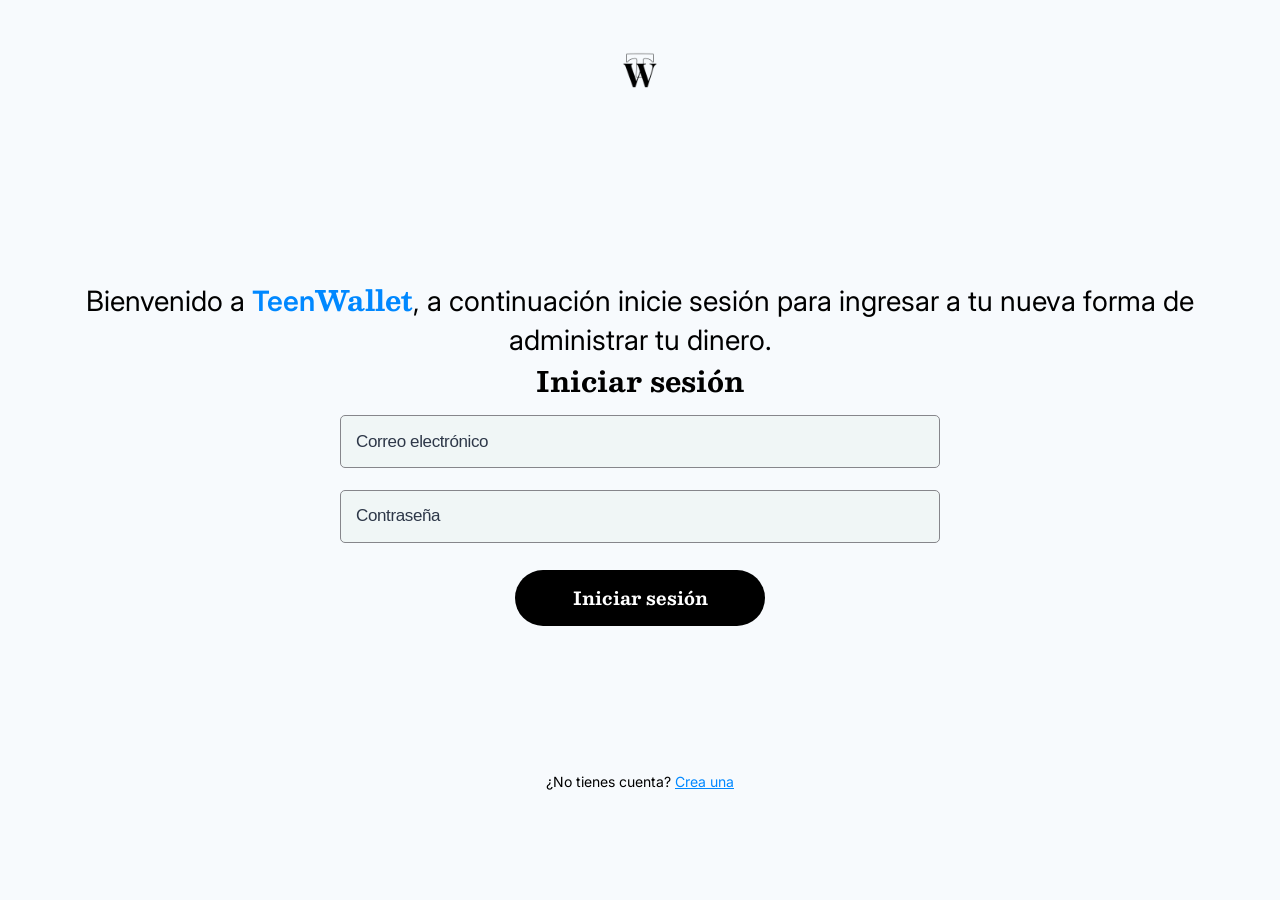
<file: Index.html>
<!DOCTYPE html>
<html lang="es">

<head>
    <meta charset="UTF-8">
    <meta name="viewport" content="width=device-width, initial-scale=1.0">
    <title>TeenWallet</title>
    <link rel="stylesheet" href="styles.css">
    <link rel="preconnect" href="https://fonts.googleapis.com">
    <link rel="preconnect" href="https://fonts.gstatic.com" crossorigin>
    <link
        href="https://fonts.googleapis.com/css2?family=Inter+Tight:ital,wght@0,100..900;1,100..900&family=Inter:ital,opsz,wght@0,14..32,100..900;1,14..32,100..900&display=swap"
        rel="stylesheet">
    <link rel="preconnect" href="https://fonts.googleapis.com">
    <link rel="preconnect" href="https://fonts.gstatic.com" crossorigin>
    <link href="https://fonts.googleapis.com/css2?family=Besley:ital,wght@0,400..900;1,400..900&display=swap"
        rel="stylesheet">
</head>

<body>
    <header class="logo">
        <img src="./Images/T-Photoroom.png" alt="" width="100" height="100">
    </header>
    <form class="inicio">
        <p>Bienvenido a <span class="destacado">Teen<span class="wallet">Wallet</span></span>, a continuación inicie
            sesión para ingresar a tu nueva forma de administrar tu dinero.</p>
        <p class="wallet">Iniciar sesión</p>
        <input required id="correo" class="inputs" type="text" placeholder="Correo electrónico">
        <br>
        <input required id="password" class="inputs" type="text" placeholder="Contraseña">
        <div class="contenedor">
            <button class="btn-iniciar" type="submit">Iniciar sesión</button>
        </div>
    </form>

    <div class="registro">
        <p>¿No tienes cuenta? <a href="">Crea una</a></p>
    </div>
</body>

</html>
</file>
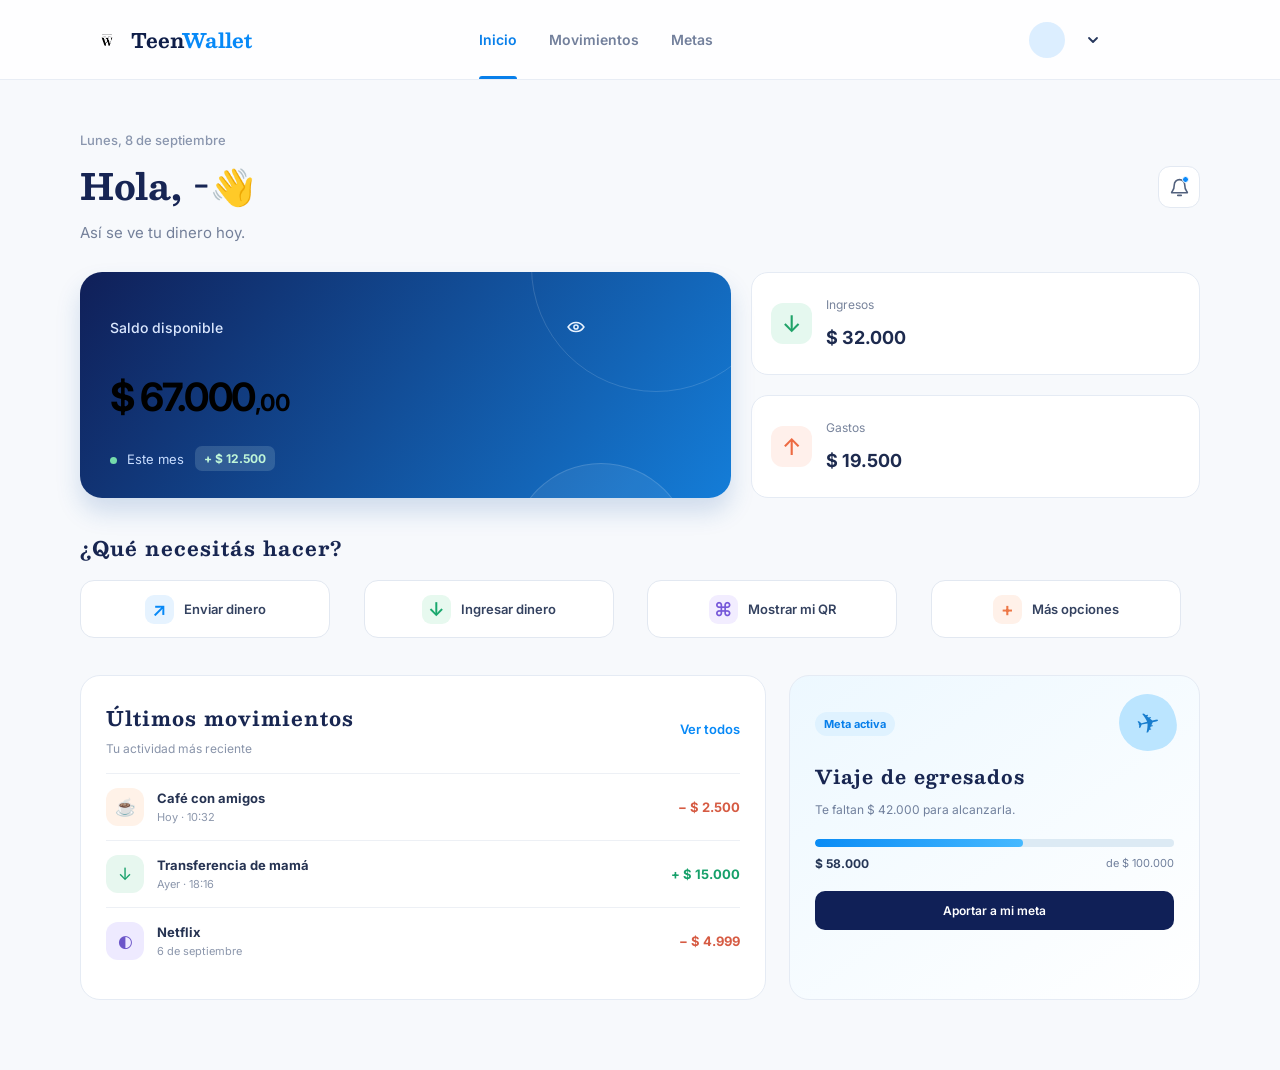
<file: inicio.html>
<!DOCTYPE html>
<html lang="es">

<head>
    <meta charset="UTF-8">
    <meta name="viewport" content="width=device-width, initial-scale=1.0">
    <meta name="description" content="Panel principal de TeenWallet">
    <title>Inicio | TeenWallet</title>
    <link rel="preconnect" href="https://fonts.googleapis.com">
    <link rel="preconnect" href="https://fonts.gstatic.com" crossorigin>
    <link href="https://fonts.googleapis.com/css2?family=Besley:ital,wght@0,700;1,700&family=Inter:wght@400;500;600;700&display=swap" rel="stylesheet">
    <link rel="stylesheet" href="styles.css">
</head>

<body class="home-page">
    <header class="home-header">
        <a class="home-brand" href="home.html" aria-label="TeenWallet, ir al inicio">
            <img src="Images/T-Photoroom.png" alt="">
            <span>Teen<span>Wallet</span></span>
        </a>

        <nav class="home-nav" aria-label="Navegación principal">
            <a class="is-active" href="home.html">Inicio</a>
            <a href="#movimientos">Movimientos</a>
            <a href="#metas">Metas</a>
        </nav>

        <button class="home-profile" type="button" aria-label="Abrir perfil">
            <span class="home-avatar" aria-hidden="true"></span>
            <span class="home-profile-name"></span>
            <svg aria-hidden="true" viewBox="0 0 16 16"><path d="m4 6 4 4 4-4" fill="none" stroke="currentColor" stroke-linecap="round" stroke-linejoin="round" stroke-width="1.8" /></svg>
        </button>
    </header>

    <main class="home-main">
        <section class="home-welcome" aria-labelledby="home-title">
            <div>
                <p class="home-eyebrow">Lunes, 8 de septiembre</p>
                <h1 id="home-title">Hola, -<span aria-hidden="true">👋</span></h1>
                <p>Así se ve tu dinero hoy.</p>
            </div>
            <button class="home-notifications" type="button" aria-label="Ver notificaciones">
                <svg aria-hidden="true" viewBox="0 0 24 24"><path d="M18 9a6 6 0 0 0-12 0c0 7-3 7-3 9h18c0-2-3-2-3-9M10 21h4" fill="none" stroke="currentColor" stroke-linecap="round" stroke-linejoin="round" stroke-width="1.8" /></svg>
                <span></span>
            </button>
        </section>

        <section class="home-overview" aria-label="Resumen de tu cuenta">
            <article class="home-balance">
                <div class="home-card-top">
                    <span>Saldo disponible</span>
                    <button type="button" aria-label="Ocultar saldo">
                        <svg aria-hidden="true" viewBox="0 0 24 24"><path d="M2.5 12S6 6.5 12 6.5 21.5 12 21.5 12 18 17.5 12 17.5 2.5 12 2.5 12Z" fill="none" stroke="currentColor" stroke-width="1.8" /><circle cx="12" cy="12" r="2.5" fill="none" stroke="currentColor" stroke-width="1.8" /></svg>
                    </button>
                </div>
                <p class="home-amount">$ 67.000<span>,00</span></p>
                <div class="home-balance-footer">
                    <span><i></i> Este mes</span>
                    <strong>+ $ 12.500</strong>
                </div>
                <div class="home-card-orb home-card-orb-one"></div>
                <div class="home-card-orb home-card-orb-two"></div>
            </article>

            <div class="home-summary-cards">
                <article>
                    <span class="home-summary-icon income" aria-hidden="true">↓</span>
                    <div><p>Ingresos</p><strong>$ 32.000</strong></div>
                </article>
                <article>
                    <span class="home-summary-icon expense" aria-hidden="true">↑</span>
                    <div><p>Gastos</p><strong>$ 19.500</strong></div>
                </article>
            </div>
        </section>

        <section class="home-actions" aria-labelledby="actions-title">
            <h2 id="actions-title">¿Qué necesitás hacer?</h2>
            <div class="home-action-grid">
                <button type="button"><span class="home-action-icon send">↗</span>Enviar dinero</button>
                <button type="button"><span class="home-action-icon receive">↓</span>Ingresar dinero</button>
                <button type="button"><span class="home-action-icon qr">⌘</span>Mostrar mi QR</button>
                <button type="button"><span class="home-action-icon more">+</span>Más opciones</button>
            </div>
        </section>

        <div class="home-content-grid">
            <section class="home-transactions" id="movimientos" aria-labelledby="transactions-title">
                <div class="home-section-heading">
                    <div><h2 id="transactions-title">Últimos movimientos</h2><p>Tu actividad más reciente</p></div>
                    <a href="#movimientos">Ver todos</a>
                </div>
                <ul>
                    <li><span class="home-transaction-icon food">☕</span><div><strong>Café con amigos</strong><small>Hoy · 10:32</small></div><b class="negative">− $ 2.500</b></li>
                    <li><span class="home-transaction-icon transfer">↓</span><div><strong>Transferencia de mamá</strong><small>Ayer · 18:16</small></div><b class="positive">+ $ 15.000</b></li>
                    <li><span class="home-transaction-icon entertainment">◐</span><div><strong>Netflix</strong><small>6 de septiembre</small></div><b class="negative">− $ 4.999</b></li>
                </ul>
            </section>

            <aside class="home-goal" id="metas" aria-labelledby="goal-title">
                <span class="home-goal-tag">Meta activa</span>
                <div class="home-goal-art" aria-hidden="true">✈</div>
                <h2 id="goal-title">Viaje de egresados</h2>
                <p>Te faltan $ 42.000 para alcanzarla.</p>
                <div class="home-progress" role="progressbar" aria-label="Progreso de la meta" aria-valuemin="0" aria-valuemax="100" aria-valuenow="58"><span></span></div>
                <div class="home-goal-values"><strong>$ 58.000</strong><span>de $ 100.000</span></div>
                <button type="button">Aportar a mi meta</button>
            </aside>
        </div>
    </main>
</body>

</html>
</file>
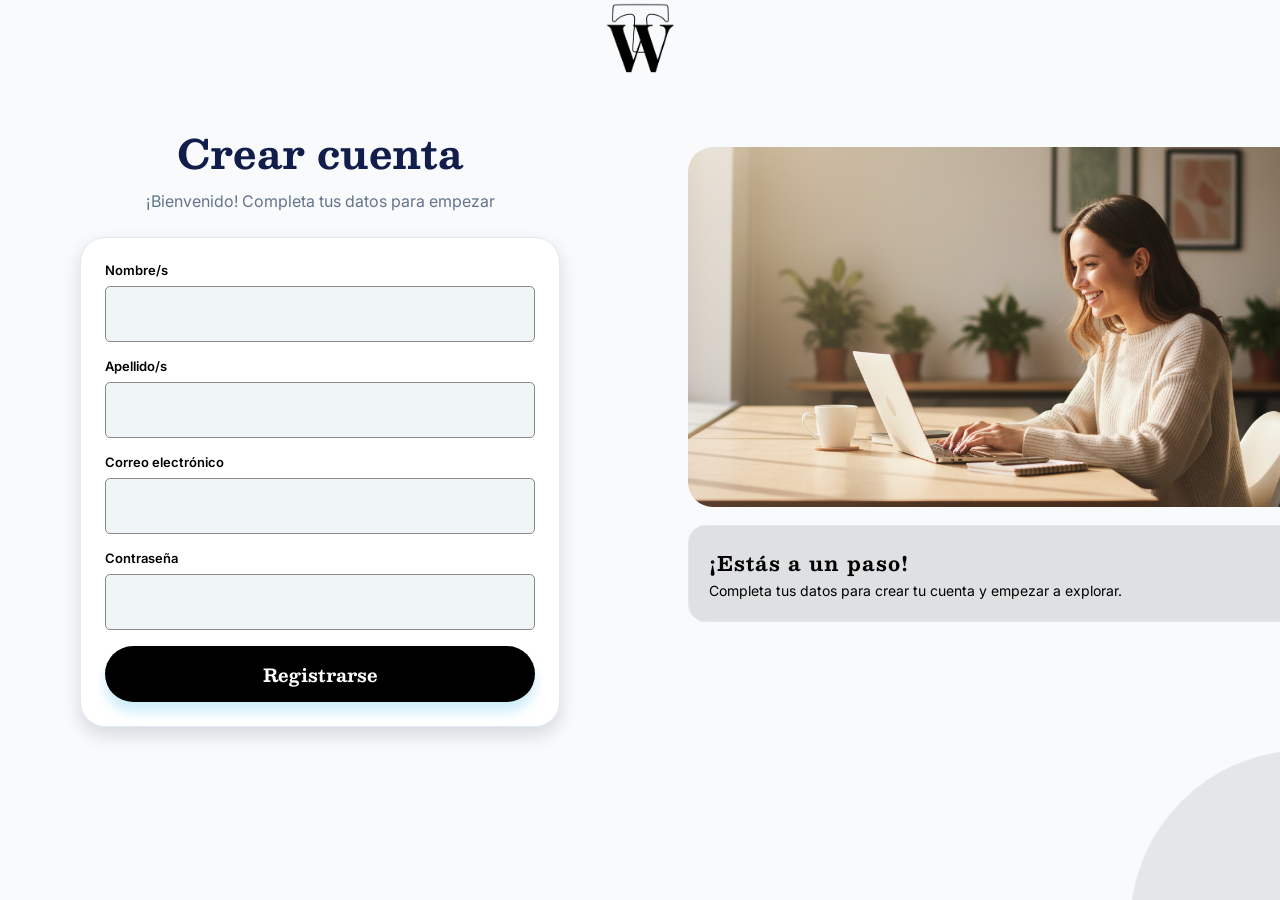
<file: register copy.html>
<!DOCTYPE html>
<html lang="es">

<head>
    <meta charset="UTF-8">
    <meta name="viewport" content="width=device-width, initial-scale=1.0">
    <title>Crear cuenta - TeenWallet</title>
    <link rel="stylesheet" href="styles.css">
    <link rel="preconnect" href="https://fonts.googleapis.com">
    <link rel="preconnect" href="https://fonts.gstatic.com" crossorigin>
    <link href="https://fonts.googleapis.com/css2?family=Besley:ital,wght@0,700&family=Inter:wght@400;600&display=swap"
        rel="stylesheet">
</head>

<body class="rc-page">
    <header class="rc-brand" aria-label="TeenWallet">
        <img src="Images/T-Photoroom.png" alt="" width="100" height="100">
    </header>

    <main class="rc-layout">
        <section class="rc-form-column" aria-labelledby="rc-title">
            <div class="rc-heading">
                <h1 id="rc-title">Crear cuenta</h1>
                <p>¡Bienvenido! Completa tus datos para empezar</p>
            </div>

            <form class="rc-card" action="#" method="post">
                <div class="rc-field">
                    <label for="nombre">Nombre/s</label>
                    <input required id="nombre" name="nombre" type="text" placeholder=""
                        autocomplete="given-name">
                </div>
                <div class="rc-field">
                    <label for="apellido">Apellido/s</label>
                    <input required id="apellido" name="apellido" type="text" placeholder=""
                        autocomplete="family-name">
                </div>
                <div class="rc-field">
                    <label for="email">Correo electrónico</label>
                    <input required id="email" name="email" type="email" placeholder=""
                        autocomplete="email">
                </div>
                <div class="rc-field">
                    <label for="password">Contraseña</label>
                    <input required id="password" name="password" type="password" placeholder=""
                        autocomplete="new-password">
                </div>
                <button class="rc-submit" type="submit">Registrarse</button>
            </form>
        </section>

        <aside class="rc-aside" aria-label="Información de registro">
            <img class="rc-illustration" src="Images/register-asset-3.png" alt="Persona usando una notebook">
            <div class="rc-info">
                <h2>¡Estás a un paso!</h2>
                <p>Completa tus datos para crear tu cuenta y empezar a explorar.</p>
            </div>
            <div class="rc-accent" aria-hidden="true"></div>
        </aside>
    </main>
</body>

</html>
</file>
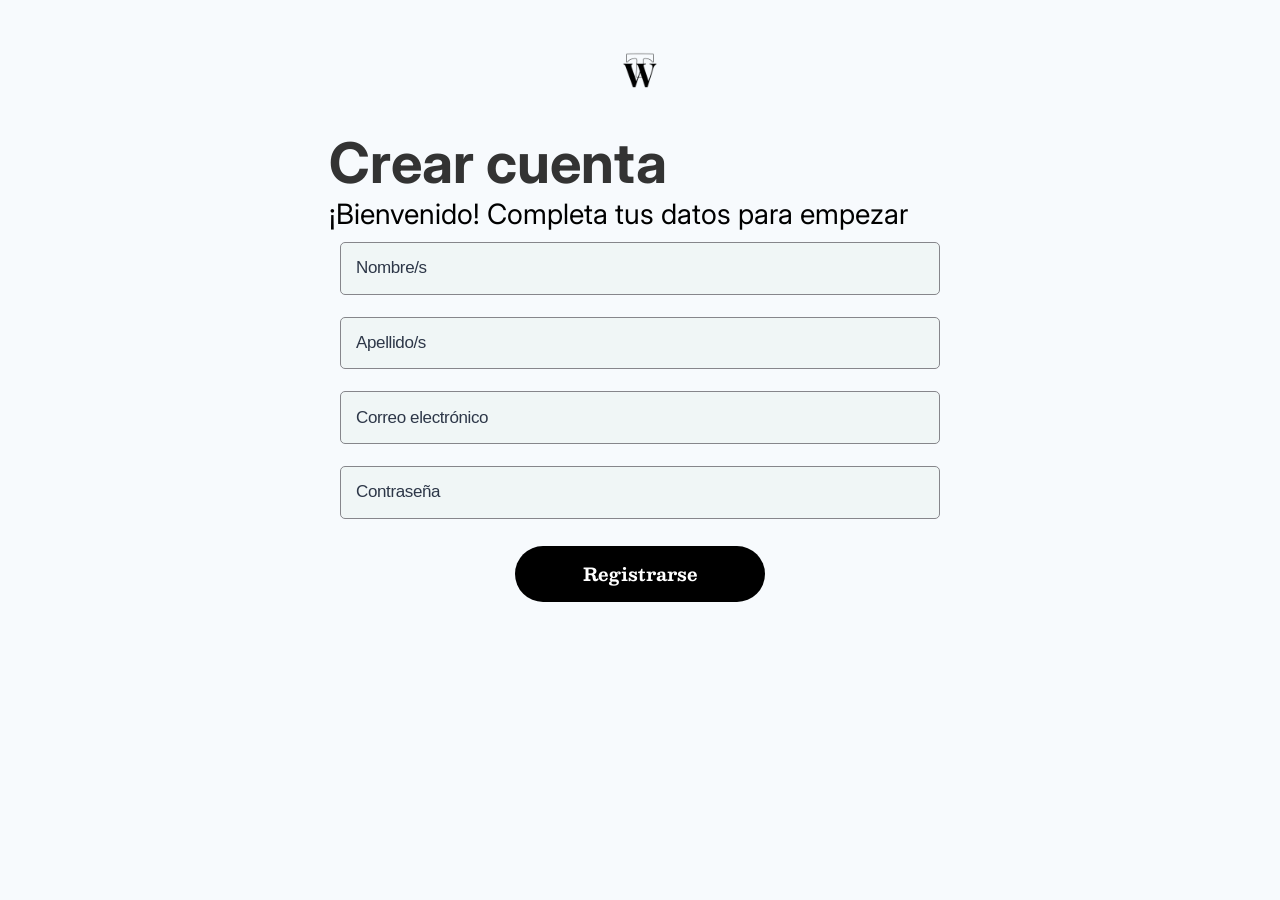
<file: register.html>
<!DOCTYPE html>
<html lang="es">

<head>
    <meta charset="UTF-8">
    <meta name="viewport" content="width=device-width, initial-scale=1.0">
    <title>TeenWallet</title>
    <link rel="stylesheet" href="styles.css">
    <link rel="preconnect" href="https://fonts.googleapis.com">
    <link rel="preconnect" href="https://fonts.gstatic.com" crossorigin>
    <link
        href="https://fonts.googleapis.com/css2?family=Inter+Tight:ital,wght@0,100..900;1,100..900&family=Inter:ital,opsz,wght@0,14..32,100..900;1,14..32,100..900&display=swap"
        rel="stylesheet">
    <link rel="preconnect" href="https://fonts.googleapis.com">
    <link rel="preconnect" href="https://fonts.gstatic.com" crossorigin>
    <link href="https://fonts.googleapis.com/css2?family=Besley:ital,wght@0,400..900;1,400..900&display=swap"
        rel="stylesheet">
</head>

<body>
    <header class="logo">
        <img src="./Images/T-Photoroom.png" alt="" width="100" height="100">
    </header>
    <form>
        <h1 class="signup">Crear cuenta</h1>
        <p>¡Bienvenido! Completa tus datos para empezar</p>
        <div class="conteiner">
            <input required id="Nombre" class="inputs" type="text" placeholder="Nombre/s">
            <br>
            <input required id="Apellido" class="inputs" type="text" placeholder="Apellido/s">
            <br>
            <input required id="correo" class="inputs" type="text" placeholder="Correo electrónico">
            <br>
            <input required id="password" class="inputs" type="text" placeholder="Contraseña">
            <div class="contenedor">
                <button type="submit" id="Registrarse">Registrarse</button>
            </div>
        </div>
    </form>




</body>

</html>
</file>
<file: styles.css>
body {
    font-size: 28px;
    font-family: 'Inter', sans-serif;
}

h2 {
    margin: auto;
    font-size: 28px;
    font-weight: lighter;
    letter-spacing: 1px;
}

p {
    color: black;
}

.destacado {
    color: #0088ff;
    font-weight: 600;
}

.wallet {
    font-family: 'Besley', serif;
    font-weight: bold;
}

.inicio {
    text-align: center;
    margin: auto;
}

.logo {
    justify-self: center;
}

.inputs {
    height: 3.2941176471rem;
    width: 600px;
    box-sizing: border-box;
    letter-spacing: -.022em;
    font-size: 17px;
    color: black;
    background: #f0f6f6;
    border: 1px;
    border-radius: 5px;
    border-style: solid;
    border-color: #86868b;
    text-align: left;
    margin: 11px;
    padding-left: 15px;
}

.inputs::placeholder {
    color: #2d3748;
    font-weight: 500;
    text-align: left;
}

.inputs:focus-visible {
    outline-color: #0088ff;
}

.contenedor {
    display: flex;
    flex-direction: column;
    align-items: center;
    /* Centra horizontalmente el botón y el texto */
    justify-content: center;
    text-align: center;
    margin-top: 16px;
}

button {
    border: 0;
    cursor: pointer;
    font-family: 'Besley', serif;
    font-size: 18px;
    font-weight: bold;
    color: white;
    background: #000000;
    border-radius: 100px;
    width: 250px;
    height: 56px;
    display: flex;
    align-items: center;
    /* Centra el texto verticalmente dentro del botón */
    justify-content: center;
    /* Centra el texto horizontalmente dentro del botón */
    transition: background-color 0.2s ease;
}

.btn-iniciar:hover {
    background-color: #0088ff;
}

.registro {
    font-size: 14px;
    text-align: center;
}

a {
    cursor: pointer;
    color: #0088ff;
}

/* REGISTAR */

* {
    box-sizing: border-box;
    margin: 0;
    padding: 0;
}

body {
    font-family: 'Inter', sans-serif;
    background-color: #f7fafd;
    /* Fondo blanco ligeramente azulado */
    color: #333;
    min-height: 90vh;
    display: flex;
    flex-direction: column;
    align-items: center;
    position: relative;
    overflow-x: hidden;
    padding: 20px;
}

/* Logo superior */
.header {
    margin-top: 10px;
    margin-bottom: 20px;
    text-align: center;
}

.logo {
    font-family: 'Merriweather', serif;
    font-size: 36px;
    font-weight: 700;
    color: #0b132b;
}

/* Layout Principal */
.main-container {
    display: flex;
    flex-direction: row;
    justify-content: center;
    align-items: flex-start;
    gap: 60px;
    max-width: 1100px;
    width: 100%;
    margin-top: 10px;
    z-index: 1;
}

/* --- SECCIÓN FORMULARIO --- */
.form-section {
    flex: 1;
    max-width: 440px;
    display: flex;
    flex-direction: column;
    align-items: center;
}

.title {
    font-family: 'Besley', serif;
    font-size: 32px;
    color: #1a233d;
    margin-bottom: 8px;
    text-align: center;
}

.subtitle {
    font-size: 14px;
    color: #718096;
    margin-bottom: 24px;
    text-align: center;
}

/* Tarjeta contenedora con bordes redondeados y sombra suave */
.card-form {
    background-color: #ffffff;
    width: 100%;
    padding: 24px;
    border-radius: 25px;
    box-shadow: 0 10px 30px rgba(0, 0, 0, 0.08), 0 0 1px rgba(0, 0, 0, 0.05);
}

.input-group {
    margin-bottom: 18px;
    display: flex;
    flex-direction: column;
}

.input-group label {
    font-size: 13px;
    font-weight: 600;
    color: #2d3748;
    margin-bottom: 6px;
}

.input-group input {
    width: 100%;
    height: 44px;
    padding: 0 14px;
    background-color: #f0f6f6;
    border: 1px;
    border-color: #86868b;
    border-style: solid;
    border-radius: 5px;
    font-size: 14px;
    color: #000000;
    transition: all 0.2s ease;
}

.input-group::placeholder {
    color: #2d3748;
    font-weight: 500;
    text-align: left;
}

.input-group:focus-visible {
    outline-color: #0088ff;
}

/* Botón Registrarse estilo píldora */
.btn-submit {
    width: 100%;
    height: 48px;
    background-color: #000000;
    color: #ffffff;
    border: none;
    border-radius: 100px;
    font-family: 'Besley', serif;
    font-size: 18px;
    font-weight: bold;
    cursor: pointer;
    margin-top: 10px;
    transition: background-color 0.2s ease;
}

.btn-submit:hover {
    background-color: #0088ff;
}

/* --- SECCIÓN DERECHA (IMAGEN E INFO) --- */
.info-section {
    flex: 1;
    max-width: 480px;
    display: flex;
    flex-direction: column;
    gap: 20px;
}

.image-container {
    width: 100%;
    height: 310px;
    border-radius: 20px;
    overflow: hidden;
}

.image-container img {
    width: 100%;
    height: 100%;
    object-fit: cover;
}

/* Caja gris inferior */
.info-box {
    background-color: #e5e7eb;
    border-radius: 16px;
    padding: 24px;
}

.info-box h3 {
    font-family: 'Besley', serif;
    font-size: 18px;
    color: #1f2937;
    margin-bottom: 8px;
}

.info-box p {
    font-size: 13px;
    color: #4b5563;
    line-height: 1.5;
}

/* Círculo de adorno en la esquina inferior derecha */
.circulo-fondo {
    position: absolute;
    bottom: -150px;
    right: -100px;
    width: 400px;
    height: 400px;
    background-color: #e5e7eb;
    border-radius: 50%;
    z-index: 0;
    opacity: 0.7;
}

/* --- RESPONSIVO (Dispositivos Móviles) --- */
@media (max-width: 850px) {
    .main-container {
        flex-direction: column;
        align-items: center;
    }

    .form-section,
    .info-section {
        max-width: 100%;
    }

    .circulo-fondo {
        display: none;
    }
}

/* Registro de TeenWallet: layout y medidas obtenidas de Figma. */
.rc-page { display: block; width: 100%; height: 100vh; min-width: 100%; margin: 0; padding: 0; overflow: hidden; background: #f8fafc; color: #111d4a; font-family: 'Inter', sans-serif; }
.rc-page *, .rc-page *::before, .rc-page *::after { box-sizing: border-box; }
.rc-brand { position: relative; height: 75px; overflow: hidden; }
.rc-brand img { position: absolute; top: -63px; left: 50%; width: 200px; height: 201px; object-fit: cover; transform: translateX(-50%); }
.rc-layout { display: grid; width: 100%; height: calc(100vh - 75px); grid-template-columns: minmax(0, 1fr) minmax(0, 1fr); }
.rc-form-column { display: flex; flex-direction: column; align-items: center; gap: 24px; padding: clamp(24px, 6vh, 72px) 80px; }
.rc-heading, .rc-card { width: min(100%, 560px); }
.rc-heading { text-align: center; }
.rc-heading h1 { margin: 0 0 12px; color: #111d4a; font: 700 40px/1.2 'Besley', serif; }
.rc-heading p { margin: 0; color: #64748b; font-size: 16px; line-height: 1.5; }
.rc-card { display: flex; flex-direction: column; gap: 16px; padding: 24px; border: 1px solid #e2e8f0; border-radius: 25px; background: #fff; box-shadow: 0 8px 18px rgba(15, 23, 42, .14); }
.rc-field { color: #000; display: flex; flex-direction: column; gap: 8px; }
.rc-field label { font-size: 13px; font-weight: 600; line-height: 16px; }
.rc-field input { width: 100%; height: 56px; padding: 0 16px; border: 1px solid #86868b; border-radius: 5px; outline: none; background: #f0f6f6; color: #334155; font: 400 16px 'Inter', sans-serif; }
.rc-field input::placeholder { color: #94a3b8; opacity: 1; }
.rc-field input:focus { outline: none; }
.rc-field input:focus-visible {
    border-color: #0088ff;
    outline: 2px solid #0088ff;
    outline-offset: -2px;
    box-shadow: none;
}
.rc-submit { width: 100%; height: 56px; border: 0; border-radius: 999px; cursor: pointer; background: #000; box-shadow: 0 10px 12px rgba(14, 165, 233, .2); color: #fff; font: 700 18px 'Besley', serif; transition: transform .2s ease, background-color .2s ease; }
.rc-submit:hover { background: #0088ff; transform: translateY(-1px); }
.rc-aside { position: relative; min-height: 680px; overflow: hidden; }
.rc-illustration { position: absolute; top: 72px; right: 48px; left: 48px; width:620px; height: 360px; border-radius: 25px; object-fit: cover; }
.rc-info { position: absolute; width: 620px; top: 450px; right: 48px; left: 48px; padding: 20px; border: 1px solid rgba(255, 255, 255, .2); border-radius: 18px; background: rgba(0, 0, 0, .1); }
.rc-info h2 { margin:0; color: #000000; font: 700 20px 'Besley', serif; }
.rc-info p { margin: 0; color: #000; font-size: 14px; line-height: 1.5; }
.rc-accent { position:absolute; right: -200px; bottom: -200px; width: 350px; height: 350px; border: 1px solid rgba(255, 255, 255, .15); border-radius: 50%; background: rgba(0, 0, 0, .08); }
@media (max-width: 850px) { .rc-page { height: auto; min-height: 100vh; overflow: visible; } .rc-layout { display: block; height: auto; } .rc-form-column { padding: 48px 24px; } .rc-aside { display: none; } }

/* Home de TeenWallet */
.home-page { display: block; min-height: 100vh; padding: 0; overflow-x: hidden; background: #f7f9fc; color: #15234b; font-family: 'Inter', sans-serif; }
.home-page *, .home-page *::before, .home-page *::after { box-sizing: border-box; }
.home-header { height: 80px; display: flex; align-items: center; justify-content: space-between; gap: 32px; padding: 0 clamp(24px, 7vw, 112px); border-bottom: 1px solid #e8edf5; background: rgba(255,255,255,.88); }
.home-brand { display: inline-flex; align-items: center; gap: 7px; color: #0f1e49; font: 700 20px 'Besley', serif; text-decoration: none; }.home-brand img { width: 34px; height: 34px; object-fit: cover; object-position: center; }.home-brand > span > span { color: #0789f7; }
.home-nav { display: flex; align-self: stretch; gap: 32px; }.home-nav a { display: grid; place-items: center; position: relative; color: #73809c; font-size: 14px; font-weight: 600; text-decoration: none; }.home-nav a:hover, .home-nav .is-active { color: #087fea; }.home-nav .is-active::after { position: absolute; bottom: 0; width: 100%; height: 3px; border-radius: 3px 3px 0 0; background: #087fea; content: ''; }
.home-profile { display: flex; align-items: center; gap: 10px; padding: 4px; border: 0; background: transparent; color: #26375d; cursor: pointer; font: 600 14px 'Inter', sans-serif; }.home-profile svg { width: 16px; }.home-avatar { display: grid; width: 36px; height: 36px; place-items: center; border-radius: 50%; background: #dceeff; color: #087fea; font-size: 14px; font-weight: 700; }
.home-main { width: min(100% - 48px, 1120px); margin: 0 auto; padding: 52px 0 70px; }.home-welcome { display: flex; align-items: center; justify-content: space-between; margin-bottom: 30px; }.home-eyebrow { margin: 0 0 7px; color: #8a96ae; font-size: 13px; font-weight: 500; }.home-welcome h1 { margin: 0; color: #172554; font: 700 clamp(28px, 4vw, 36px) 'Besley', serif; }.home-welcome > div > p:last-child { margin: 8px 0 0; color: #74809a; font-size: 15px; }.home-notifications { position: relative; display: grid; width: 42px; height: 42px; place-items: center; border: 1px solid #e3e9f2; border-radius: 12px; background: #fff; color: #52617d; cursor: pointer; }.home-notifications svg { width: 21px; }.home-notifications span { position: absolute; top: 9px; right: 10px; width: 7px; height: 7px; border: 1px solid #fff; border-radius: 50%; background: #0a8afb; }
.home-overview { display: grid; grid-template-columns: 1.45fr 1fr; gap: 20px; margin-bottom: 33px; }.home-balance { position: relative; min-height: 195px; overflow: hidden; padding: 27px 30px; border-radius: 22px; background: linear-gradient(127deg, #101f58, #147dd8); color: #fff; box-shadow: 0 14px 24px rgba(25, 86, 167, .18); }.home-card-top { display: flex; justify-content: space-between; align-items: center; position: relative; z-index: 1; color: #dbe8ff; font-size: 14px; font-weight: 500; }.home-card-top button { display: grid; padding: 0; border: 0; background: none; color: #e9f3ff; cursor: pointer; }.home-card-top svg { width: 20px; }.home-amount { position: relative; z-index: 1; margin: 18px 0 26px; font-size: clamp(31px, 4vw, 39px); font-weight: 700; letter-spacing: -.04em; }.home-amount span { font-size: .6em; letter-spacing: -.02em; }.home-balance-footer { position: relative; z-index: 1; display: flex; align-items: center; gap: 11px; color: #c8ddff; font-size: 13px; }.home-balance-footer i { display: inline-block; width: 7px; height: 7px; margin-right: 6px; border-radius: 50%; background: #75dbab; }.home-balance-footer strong { padding: 5px 9px; border-radius: 7px; background: rgba(229,255,243,.15); color: #bff6d8; font-size: 12px; }.home-card-orb { position: absolute; border: 1px solid rgba(255,255,255,.14); border-radius: 50%; }.home-card-orb-one { width: 250px; height: 250px; top: -130px; right: -50px; }.home-card-orb-two { width: 180px; height: 180px; right: 40px; bottom: -145px; background: rgba(255,255,255,.07); }
.home-summary-cards { display: grid; gap: 20px; }.home-summary-cards article { display: flex; align-items: center; gap: 14px; padding: 19px; border: 1px solid #e5ebf4; border-radius: 17px; background: #fff; }.home-summary-icon { display: grid; width: 41px; height: 41px; place-items: center; border-radius: 12px; font-size: 23px; font-weight: 500; }.home-summary-icon.income { background: #e5f8ef; color: #20a369; }.home-summary-icon.expense { background: #fff0eb; color: #ed6a42; }.home-summary-cards p { margin: 0 0 5px; color: #78849c; font-size: 12px; }.home-summary-cards strong { color: #1d2a4e; font-size: 18px; }
.home-actions h2, .home-section-heading h2, .home-goal h2 { margin: 0; color: #182651; font: 700 20px 'Besley', serif; }.home-actions { margin-bottom: 37px; }.home-action-grid { display: grid; grid-template-columns: repeat(4, 1fr); gap: 14px; margin-top: 15px; }.home-action-grid button { display: flex; align-items: center; justify-content: center; gap: 10px; height: 58px; padding: 0 12px; border: 1px solid #e2e8f1; border-radius: 14px; background: #fff; color: #344260; cursor: pointer; font: 600 13px 'Inter', sans-serif; transition: transform .18s ease, border-color .18s ease, color .18s ease; }.home-action-grid button:hover { transform: translateY(-2px); border-color: #85c5fb; color: #087fea; }.home-action-icon { display: grid; width: 29px; height: 29px; place-items: center; border-radius: 9px; font-size: 19px; }.home-action-icon.send { background: #e6f3ff; color: #0789f7; }.home-action-icon.receive { background: #e7f9ef; color: #19a86d; }.home-action-icon.qr { background: #f2edff; color: #7658d9; }.home-action-icon.more { background: #fff1e9; color: #ed7746; }
.home-content-grid { display: grid; grid-template-columns: minmax(0, 1.5fr) minmax(280px, .9fr); gap: 23px; align-items: stretch; }.home-transactions, .home-goal { border: 1px solid #e5ebf4; border-radius: 20px; background: #fff; }.home-transactions { padding: 25px; }.home-section-heading { display: flex; justify-content: space-between; align-items: center; margin-bottom: 17px; }.home-section-heading p { margin: 6px 0 0; color: #8994aa; font-size: 12px; }.home-section-heading a { color: #0789f7; font-size: 13px; font-weight: 600; text-decoration: none; }.home-transactions ul { margin: 0; padding: 0; list-style: none; }.home-transactions li { display: flex; align-items: center; gap: 13px; padding: 14px 0; border-top: 1px solid #edf0f5; }.home-transaction-icon { display: grid; width: 38px; height: 38px; flex: none; place-items: center; border-radius: 12px; font-size: 17px; }.home-transaction-icon.food { background: #fff2e8; }.home-transaction-icon.transfer { background: #e7f7ef; color: #16a06a; }.home-transaction-icon.entertainment { background: #eeeaff; color: #6c56c9; }.home-transactions li div { min-width: 0; flex: 1; }.home-transactions li strong { display: block; overflow: hidden; color: #263352; font-size: 13px; text-overflow: ellipsis; white-space: nowrap; }.home-transactions li small { display: block; margin-top: 4px; color: #8c97ac; font-size: 11px; }.home-transactions li b { font-size: 13px; white-space: nowrap; }.home-transactions .negative { color: #d65b43; }.home-transactions .positive { color: #16a06a; }
.home-goal { position: relative; overflow: hidden; padding: 25px; background: linear-gradient(145deg, #edf8ff, #fff); }.home-goal-tag { display: inline-block; padding: 5px 9px; border-radius: 999px; background: #dff2ff; color: #087fea; font-size: 11px; font-weight: 700; }.home-goal-art { position: absolute; top: 18px; right: 23px; display: grid; width: 57px; height: 57px; place-items: center; border-radius: 50% 50% 42% 50%; background: #bbe5ff; color: #187dce; font-size: 28px; transform: rotate(-13deg); }.home-goal h2 { margin-top: 24px; font-size: 19px; }.home-goal p { margin: 9px 0 20px; color: #71809d; font-size: 12px; line-height: 1.5; }.home-progress { height: 8px; overflow: hidden; border-radius: 10px; background: #dceaf4; }.home-progress span { display: block; width: 58%; height: 100%; border-radius: inherit; background: linear-gradient(90deg, #0a8cf5, #46b9ff); }.home-goal-values { display: flex; justify-content: space-between; margin: 9px 0 20px; color: #71809d; font-size: 11px; }.home-goal-values strong { color: #253656; font-size: 12px; }.home-goal button { width: 100%; height: 39px; border: 0; border-radius: 10px; background: #102057; color: #fff; cursor: pointer; font: 600 12px 'Inter', sans-serif; transition: background .2s ease; }.home-goal button:hover { background: #087fea; }
@media (max-width: 760px) { .home-header { height: 67px; padding: 0 20px; }.home-nav { display: none; }.home-profile-name { display: none; }.home-main { width: min(100% - 32px, 560px); padding-top: 32px; }.home-overview, .home-content-grid { grid-template-columns: 1fr; }.home-action-grid { grid-template-columns: repeat(2, 1fr); }.home-balance { min-height: 180px; }.home-content-grid { gap: 18px; } }
@media (max-width: 390px) { .home-action-grid { gap: 9px; }.home-action-grid button { gap: 6px; padding: 0 7px; font-size: 11px; }.home-action-icon { width: 25px; height: 25px; font-size: 16px; } }
</file>
